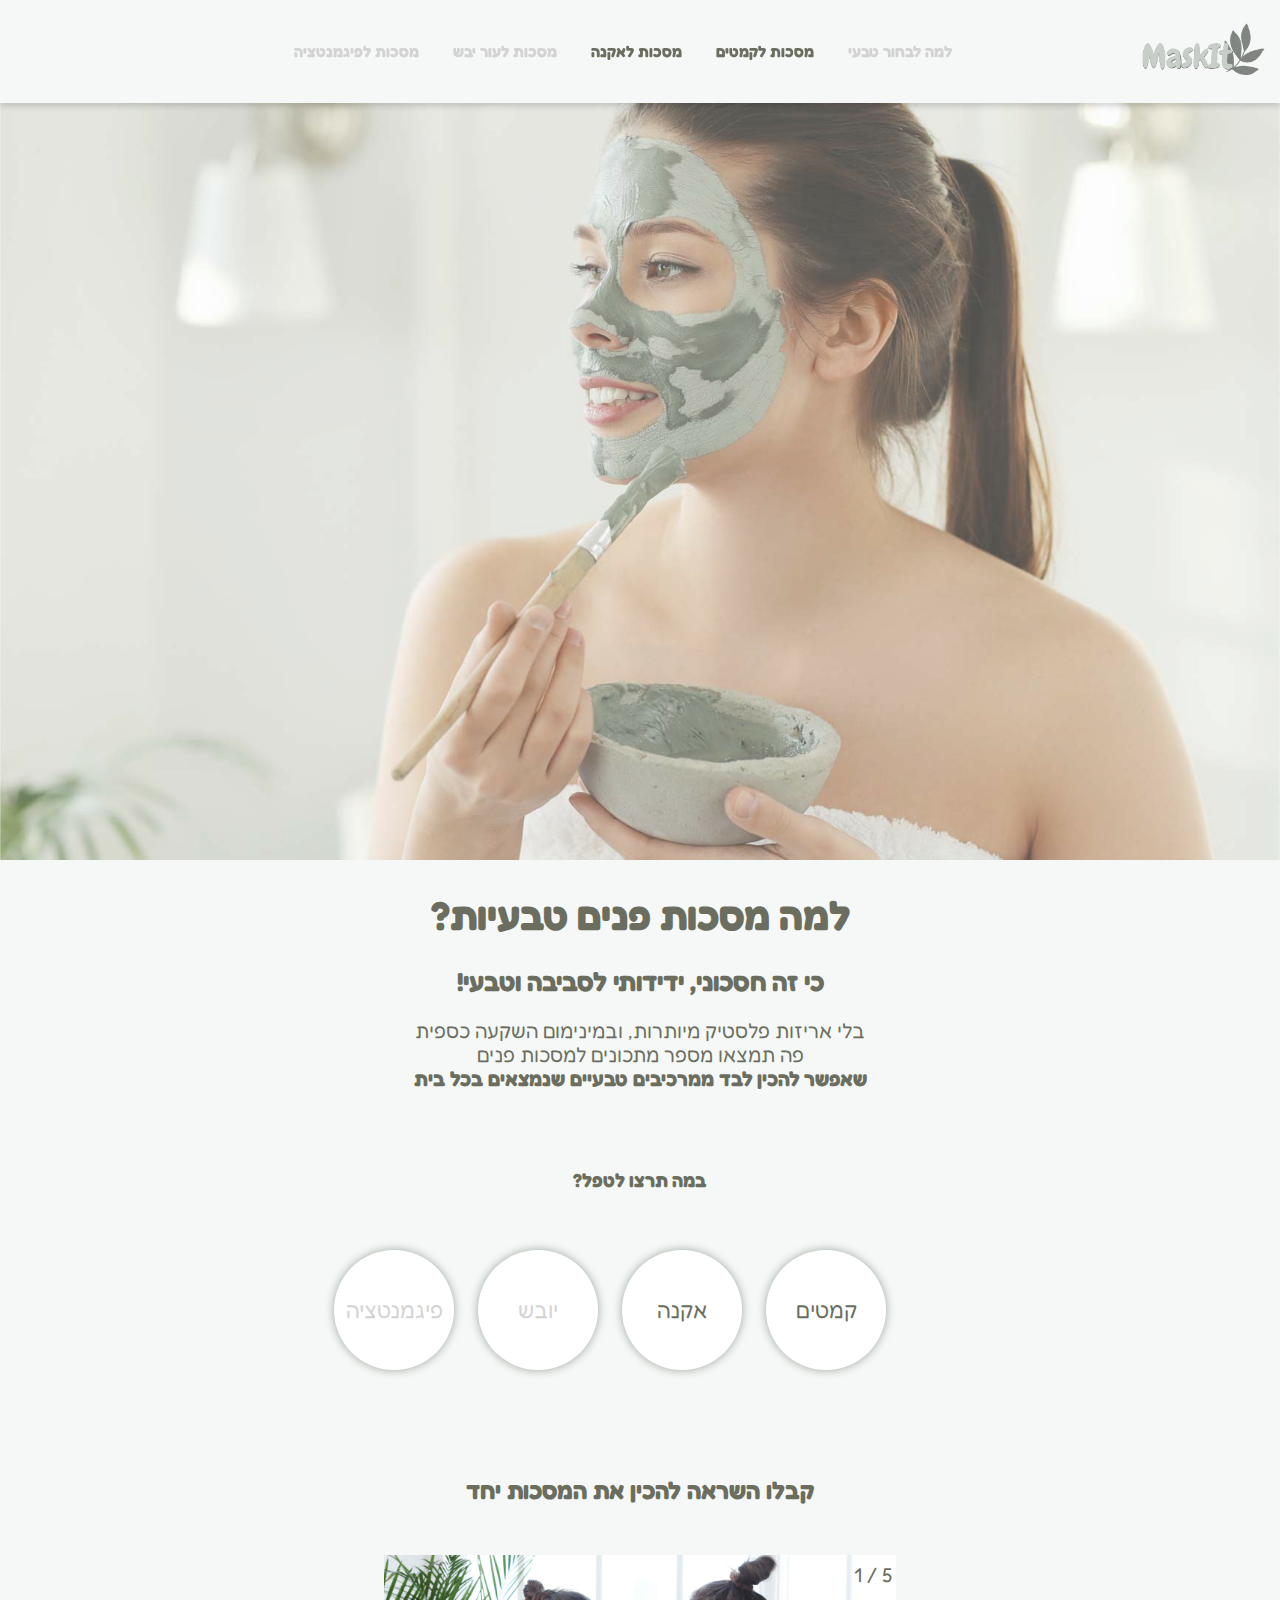
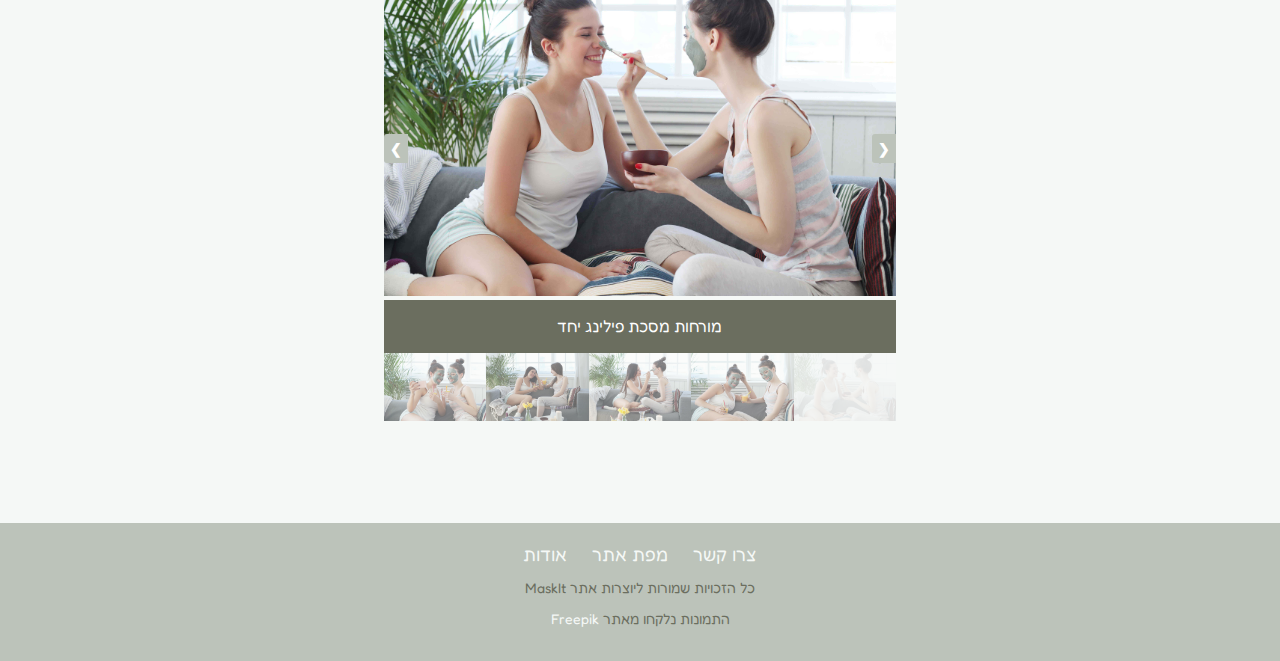
<file: index.html>
﻿<!doctype html>
<html lang="">
<head>
    <meta charset="utf-8" />
    <title>MaskIt | עמוד הבית</title>
    <meta name="description" content="אתר המרכז מתכונים למסכות טבעיות בהכנה ביתית" />
    <meta name="keywords" content="מסכות, טבעי, מסכות טבעיות, בריאות, עור פנים" />
    <meta name="author" content="Eden Nisuyeve, Stav Rakia" />
    <meta name="viewport" content="width=device-width, initial-scale=1.0, user-scalable=yes">
    <!-- CSS -->
    <!--<link href="styles/reset.css" rel="stylesheet" />-->
    <link href="styles/myStyle.css" rel="stylesheet" />
    <link href="images/logo.jpg" rel="icon" />

    <!-- Scripts -->
    <script src="jScripts/jquery-3.6.0.min.js"></script>
    <script src="jScripts/JavaScript.js" type="text/javascript"></script>
</head>
<body onload="showSlides(1)"> <!--טעינת גרליית התמונות-->
    <div id="container">
        <!--HEADER-->
        <header>
            <nav aria-label="Top Navigation" id="nav1">
                <div class="logo">
                    <a href="index.html">
                        <img class="logopic" src="images/לוגו אתר maskit-02.png" alt="logoSite" />
                    </a>
                </div>
                <div class="categories">
                    <ul>
                        <li><a id="notActive" href="#">למה לבחור טבעי</a></li>
                        <li><a href="wrinkles.html">מסכות לקמטים</a></li>
                        <li><a href="acne.html">מסכות לאקנה</a></li>
                        <li><a id="notActive" href="#">מסכות לעור יבש</a></li>
                        <li><a id="notActive" href="#">מסכות לפיגמנטציה</a></li>
                    </ul>
                </div>
            </nav>
            <!-- כותרת ראשית  -->
            <div class="firstContent">
                <img class="topImage" src="images/pic1.jpg" alt="" />
                <h1 class="title1">למה מסכות פנים טבעיות?</h1>
            </div>
            <section id="mainInfo">
                <h2 class="highlight">כי זה חסכוני, ידידותי לסביבה וטבעי! </h2>
                <p class="paragraph">
                    בלי אריזות פלסטיק מיותרות, ובמינימום השקעה כספית
                    <br />
                    פה תמצאו מספר מתכונים למסכות פנים
                    <br />
                    <b>שאפשר להכין לבד ממרכיבים טבעיים שנמצאים בכל בית</b>
                </p>
            </section>
        </header>
        <br />
        <br />
        <!--התוכן שלנו-->
        <main>
            <section id="mainInfo">
                <h3 class="title">במה תרצו לטפל?</h3>
                <div class="categories">
                    <nav aria-label="maskOptions">
                        <ul class="categories2">
                            <li><a href="wrinkles.html">קמטים</a></li>
                            <li><a href="acne.html">אקנה</a></li>
                            <li><a id="notActive" href="#">יובש</a></li>
                            <li><a id="notActive" href="#">פיגמנטציה</a></li>
                        </ul>
                    </nav>
                </div>
                <br />
                <br />
            </section>

            <!--גלריית תמונות-->
            <section>
                <h2 id="gallerytitle">קבלו השראה להכין את המסכות יחד</h2>
                <div id="gallary">
                    <div class="container">
                        <div class="myimages">
                            <div class="textnumber">5 / 1</div>
                            <img src="galleryImages/woman-applying-facial-mask-her-friend-(1).jpg" />
                        </div>
                        <div class="myimages">
                            <div class="textnumber">5 / 2</div>
                            <img src="galleryImages/woman-applying-facial-mask-her-friend-beauty-skin-care-concept.jpg" />
                        </div>
                        <div class="myimages">
                            <div class="textnumber">5 / 3</div>
                            <img src="galleryImages/woman-applying-facial-mask-her-friend.jpg" />
                        </div>
                        <div class="myimages">
                            <div class="textnumber">5 / 4</div>
                            <img src="galleryImages/women-drinking-cocktails-talking-sofa-living-room.jpg" />
                        </div>
                        <div class="myimages">
                            <div class="textnumber">5 / 5</div>
                            <img src="galleryImages/women-with-facial-mask-beauty-skin-care-concept.jpg" />
                        </div>
                    </div>
                    <a class="prev" onclick="plusSlides(1)">&#10095;</a>
                    <a class="next" onclick="plusSlides(-1)">&#10094;</a>
                    <div class="caption-container">
                        <p id="caption"></p>
                    </div>
                    <div class="row">
                        <div class="column">
                            <img class="slider image" src="galleryImages/woman-applying-facial-mask-her-friend-(1).jpg" onclick="makemain(1)" alt="מורחות מסכת פילינג יחד">
                        </div>
                        <div class="column">
                            <img class="slider image" src="galleryImages/woman-applying-facial-mask-her-friend-beauty-skin-care-concept.jpg" onclick="makemain(2)" alt="מוכנות עם המסכות על הפנים">
                        </div>
                        <div class="column">
                            <img class="slider image" src="galleryImages/woman-applying-facial-mask-her-friend.jpg" onclick="makemain(3)" alt="מורחות מסכה לריפוי אקנה ביחד">
                        </div>
                        <div class="column">
                            <img class="slider image" src="galleryImages/women-drinking-cocktails-talking-sofa-living-room.jpg" onclick="makemain(4)" alt="חושבות איזה מסכות להכין יחד">
                        </div>
                        <div class="column">
                            <img class="slider image" src="galleryImages/women-with-facial-mask-beauty-skin-care-concept.jpg" onclick="makemain(5)" alt="עושות תמונה לחברים עם המסכות">
                        </div>
                    </div>
                </div>
            </section>
        </main>

        <!--FOOTER-->
        <footer>
            <nav aria-label="footer" class="footer">
                <ul>
                    <li><a href="contactUs.html">צרו קשר</a></li>
                    <li><a href="siteMap.html">מפת אתר</a></li>
                    <li><a href="about.html">אודות</a></li>
                </ul>
                <p>כל הזכויות שמורות ליוצרות אתר MaskIt</p>
                <p>התמונות נלקחו מאתר <a href="https://www.freepik.com/" target="_blank">Freepik</a></p>
            </nav>
        </footer>
    </div>
</body>
</html>
</file>
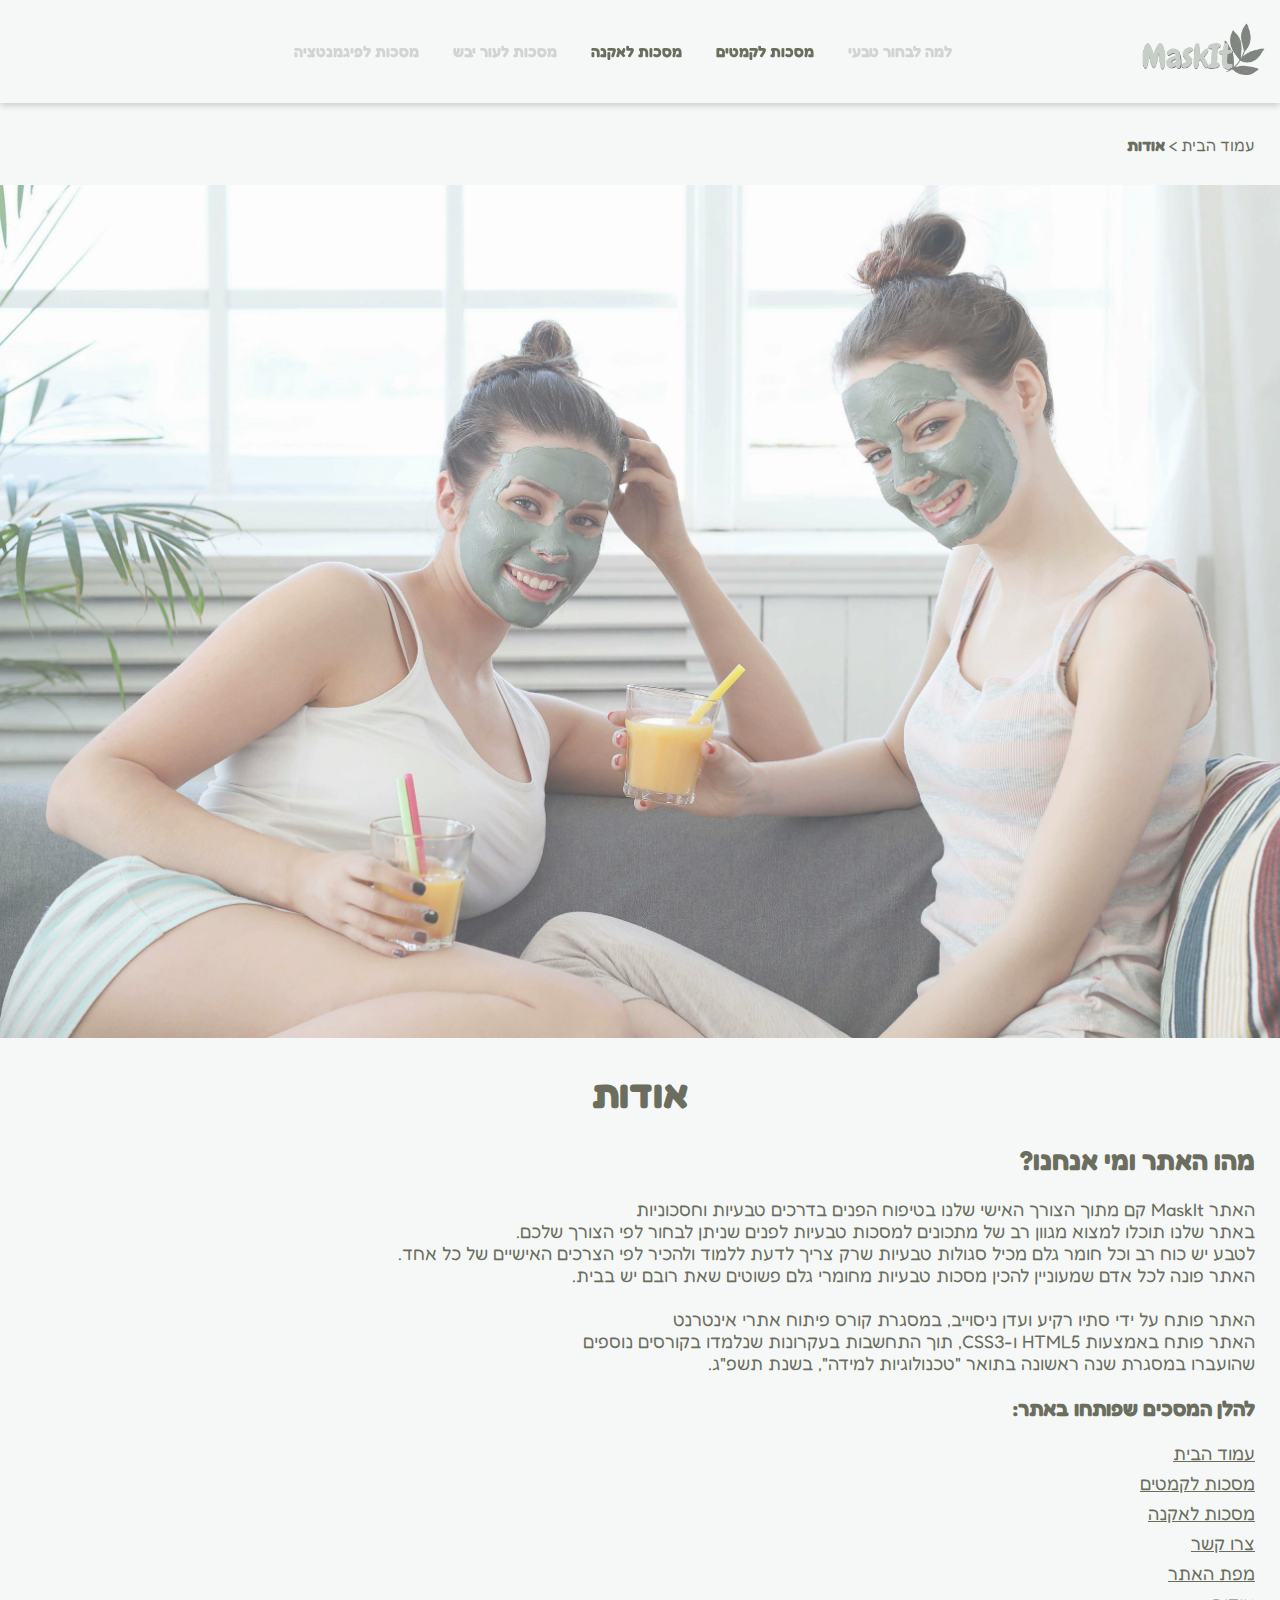
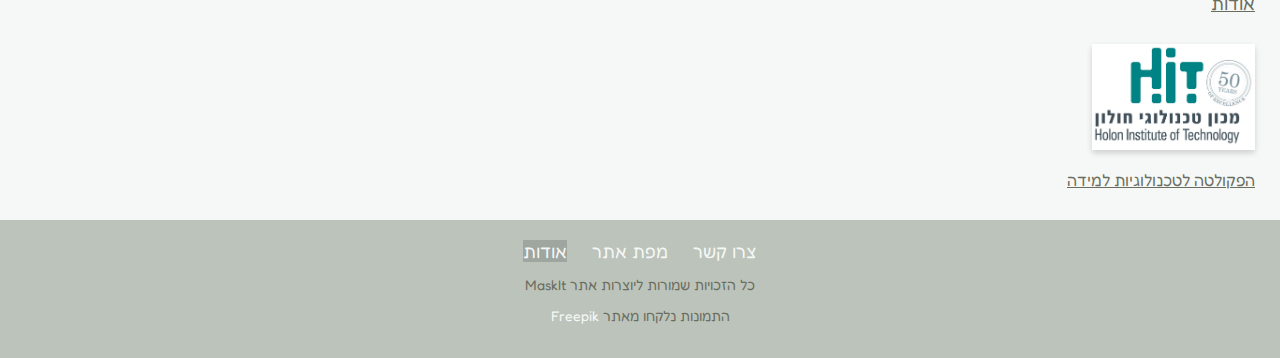
<file: about.html>
﻿<!doctype html>
<html lang="">
<head>
    <meta charset="utf-8" />
    <title>MaskIt | אודות</title>
    <meta name="description" content="אודות האתר המרכז מתכונים למסכות טבעיות בהכנה ביתית" />
    <meta name="keywords" content="מסכות, טבעי, מסכות טבעיות, בריאות, עור פנים, אודות, מידע" />
    <meta name="author" content="Eden Nisuyeve, Stav Rakia" />
    <meta name="viewport" content="width=device-width, initial-scale=1.0, user-scalable=yes">
    <!-- CSS -->
    <!--<link href="styles/reset.css" rel="stylesheet" />-->
    <link href="styles/myStyle.css" rel="stylesheet" />
    <link href="images/logo.jpg" rel="icon" />

    <!-- Scripts -->
    <script src="jScripts/jquery-3.6.0.min.js"></script>
    <script src="jScripts/JavaScript.js" type="text/javascript"></script>
</head>
<body>
    <div id="container">
        <!--HEADER-->
        <header>
            <nav aria-label="Top Navigation" id="nav1">
                <div class="logo">
                    <a href="index.html">
                        <img class="logopic" src="images/לוגו אתר maskit-02.png" alt="logoSite"/>
                    </a>
                </div>
                <div class="categories">
                    <ul>
                        <li><a id="notActive" href="#">למה לבחור טבעי</a></li>
                        <li><a href="wrinkles.html">מסכות לקמטים</a></li>
                        <li><a href="acne.html">מסכות לאקנה</a></li>
                        <li><a id="notActive" href="#">מסכות לעור יבש</a></li>
                        <li><a id="notActive" href="#">מסכות לפיגמנטציה</a></li>
                    </ul>
                </div>
            </nav>
            <!-- פירורי לחם -->
            <nav aria-label="breadcrumbs" class="breadcrumbs">
                    <ol>
                        <li><a href="index.html">עמוד הבית</a></li>
                        <li class="presentPage">אודות</li>
                    </ol>
            </nav>

            <!-- כותרת ראשית  -->
            <div class="firstContent">
                <img class="topImage" id="picAbout" src="galleryImages/woman-applying-facial-mask-her-friend-beauty-skin-care-concept.jpg" alt="" />
                <h1 class="title1">אודות</h1>
            </div>

        </header>
        <main class="about">
            <!--התוכן שלנו-->
            <section class="aboutInfo">
                <h2 id="aboutTitle">מהו האתר ומי אנחנו?</h2>
                <p class="about-description">
                    האתר MaskIt קם מתוך הצורך האישי שלנו בטיפוח הפנים בדרכים טבעיות וחסכוניות
                    <br />
                    באתר שלנו תוכלו למצוא מגוון רב של מתכונים למסכות טבעיות לפנים שניתן לבחור לפי הצורך שלכם.
                    <br />
                    לטבע יש כוח רב וכל חומר גלם מכיל סגולות טבעיות שרק צריך לדעת ללמוד ולהכיר לפי הצרכים האישיים של כל אחד.
                    <br />
                    האתר פונה לכל אדם שמעוניין להכין מסכות טבעיות מחומרי גלם פשוטים שאת רובם יש בבית.
                    <br />
                    <br /> האתר פותח על ידי סתיו רקיע ועדן ניסוייב, במסגרת קורס פיתוח אתרי אינטרנט
                    <br />
                    האתר פותח באמצעות HTML5 ו-CSS3, תוך התחשבות בעקרונות שנלמדו בקורסים נוספים
                    <br />
                    שהועברו במסגרת שנה ראשונה בתואר "טכנולוגיות למידה", בשנת תשפ"ג.
                </p>
            </section>
            <section class="aboutInfo">
                <h3 id="aboutTitle"> להלן המסכים שפותחו באתר: </h3>
                <ul class="page-list">
                    <li><a href="index.html">עמוד הבית</a></li>
                    <li><a href="wrinkles.html">מסכות לקמטים</a></li>
                    <li><a href="acne.html">מסכות לאקנה</a></li>
                    <li><a href="contactUs.html">צרו קשר</a></li>
                    <li><a href="siteMap.html">מפת האתר</a></li>
                    <li><a href="about.html">אודות</a></li>
                </ul>
            </section>
            <section class="page-list">
                <img id="hitLogo" src="images/HIT_logo.jpg" alt="לוגו של HIT" />
                <p>
                    <a href="https://www.hit.ac.il/telem/overview" target="_blank">הפקולטה לטכנולוגיות למידה</a></
                </p>
            </section>
        </main>

            <!--FOOTER-->
        <footer>
            <nav aria-label="footer" class="footer">
                <ul>
                    <li><a href="contactUs.html">צרו קשר</a></li>
                    <li><a href="siteMap.html">מפת אתר</a></li>
                    <li class="markThis"><a href="about.html">אודות</a></li>
                </ul>
                <p>כל הזכויות שמורות ליוצרות אתר MaskIt</p>
                <p>התמונות נלקחו מאתר <a href="https://www.freepik.com/" target="_blank">Freepik</a></p>
            </nav>
        </footer>
    </div>
</body>
</html>
</file>
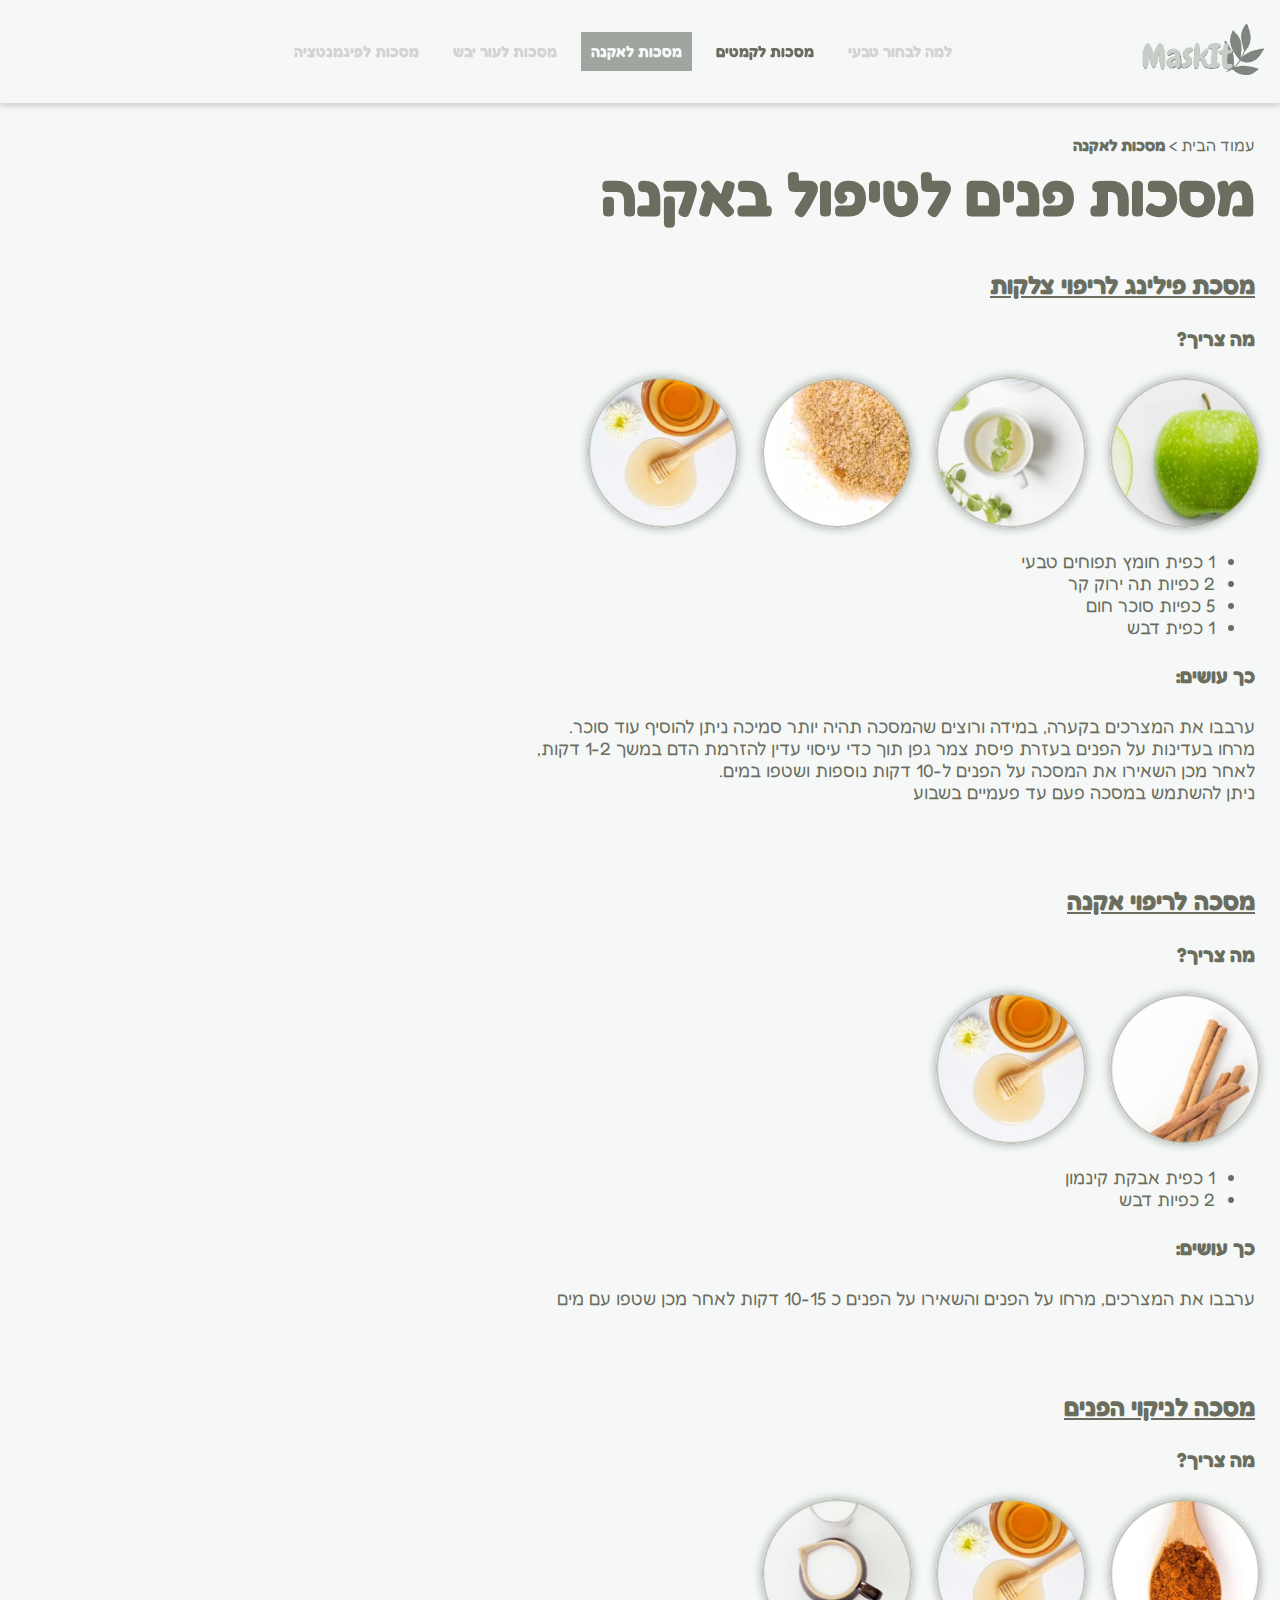
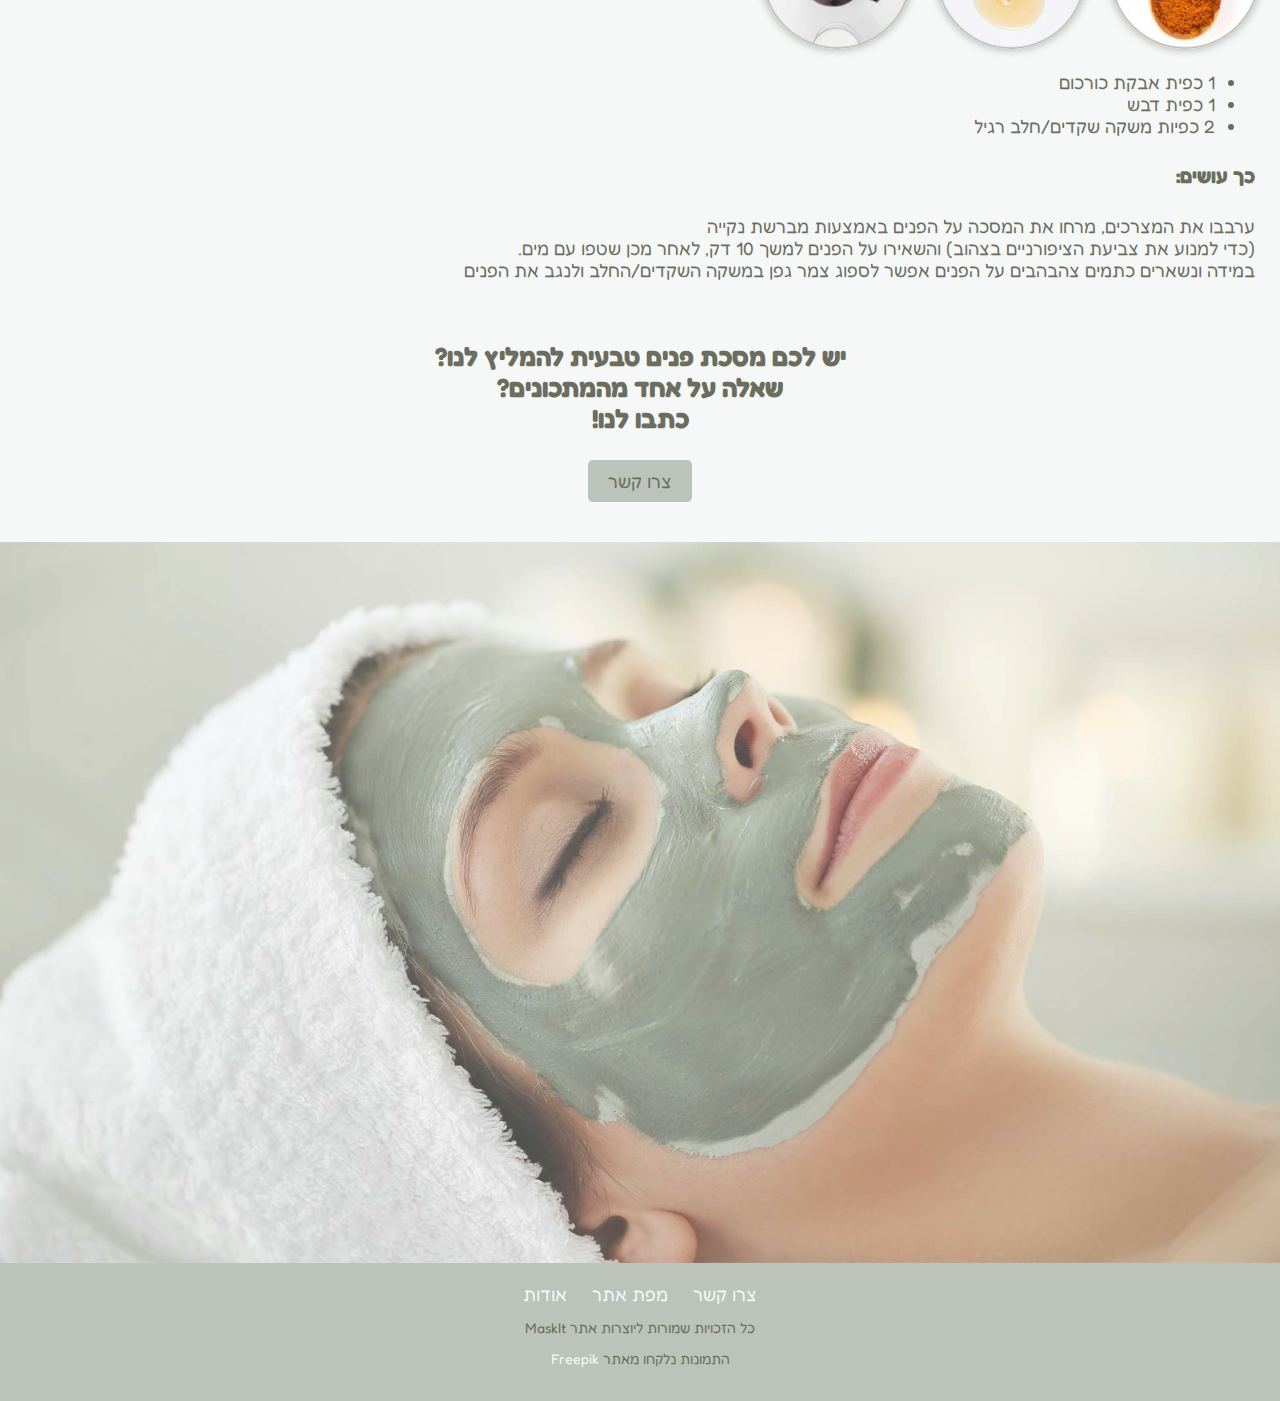
<file: acne.html>
﻿<!doctype html>
<html lang="">
<head>
    <meta charset="utf-8" />
    <title>MaskIt | מסכות לאקנה</title>
    <meta name="description" content="מצרכים והוראות הכנה למסכות טבעיות לאקנה בפנים" />
    <meta name="keywords" content="מסכות, טבעי, מסכות טבעיות, עור פנים, אקנה, מסכה לאקנה, מסכה טבעית לאקנה, ריפוי אקנה" />
    <meta name="author" content="Eden Nisuyeve, Stav Rakia" />
    <meta name="viewport" content="width=device-width, initial-scale=1.0, user-scalable=yes">
    <!-- CSS -->
    <!--<link href="styles/reset.css" rel="stylesheet" />-->
    <link href="styles/myStyle.css" rel="stylesheet" />
    <link href="images/logo.jpg" rel="icon" />

    <!-- Scripts -->
    <script src="jScripts/jquery-3.6.0.min.js"></script>
    <script src="jScripts/JavaScript.js" type="text/javascript"></script>
</head>
<body>
    <div id="container">
        <!--HEADER-->
        <header>
            <nav aria-label="Top Navigation" id="nav1">
                <div class="logo">
                    <a href="index.html">
                        <img class="logopic" src="images/לוגו אתר maskit-02.png" alt="logoSite" />
                    </a>
                </div>
                <div class="categories">
                    <ul>
                        <li><a id="notActive" href="#">למה לבחור טבעי</a></li>
                        <li><a href="wrinkles.html">מסכות לקמטים</a></li>
                        <li class="markThis"><a href="acne.html">מסכות לאקנה</a></li>
                        <li><a id="notActive" href="#">מסכות לעור יבש</a></li>
                        <li><a id="notActive" href="#">מסכות לפיגמנטציה</a></li>
                    </ul>
                </div>
            </nav>
            <!-- פירורי לחם -->
            <nav aria-label="breadcrumbs" class="breadcrumbs">
                    <ol>
                        <li><a href="index.html">עמוד הבית</a></li>
                        <li class="presentPage">מסכות לאקנה</li>
                    </ol>
            </nav>

                <!-- כותרת ראשית -->
                <div class="myHeader">
                    <h1 class="title1">מסכות פנים לטיפול באקנה</h1>
                </div>

        </header>
        <!--התוכן שלנו-->
        <main>
            <section id="allMasks">
                <section class="first-mask">
                    <h3 class="mask-title">מסכת פילינג לריפוי צלקות</h3>
                    <h4 class="mask-subtitle">מה צריך?</h4>
                    <div class="mask-images">
                        <img src="images/apple.jpg" alt="תפוח" />
                        <img src="images/tea.jpg" alt="תה ירוק" />
                        <img src="images/brownSuger.jpg" alt="סוכר חום" />
                        <img src="images/honey.jpg" alt="דבש" />
                    </div>

                    <ul class="mask-description">
                        <li>1 כפית חומץ תפוחים טבעי</li>
                        <li>2 כפיות תה ירוק קר</li>
                        <li>5 כפיות סוכר חום</li>
                        <li>1 כפית דבש</li>
                    </ul>
                    <h4 class="mask-subtitle">כך עושים:</h4>
                    <p class="mask-description">
                        ערבבו את המצרכים בקערה, במידה ורוצים שהמסכה תהיה יותר סמיכה ניתן להוסיף עוד סוכר.
                        <br />
                        מרחו בעדינות על הפנים בעזרת פיסת צמר
                        גפן תוך כדי עיסוי עדין להזרמת הדם במשך 1-2 דקות,
                        <br />
                        לאחר מכן השאירו את המסכה על הפנים ל-10 דקות נוספות ושטפו במים.
                        <br />
                        ניתן להשתמש במסכה פעם עד פעמיים בשבוע
                    </p>
                </section>
                <br />
                <br />
                <section class="second-mask">
                    <h3 class="mask-title">מסכה לריפוי אקנה</h3>
                    <h4 class="mask-subtitle">מה צריך?</h4>
                    <div class="mask-images">
                        <img src="images/cinnamon.jpg" alt="קינמון" />
                        <img src="images/honey.jpg" alt="דבש" />
                    </div>

                    <ul class="mask-description">
                        <li>1 כפית אבקת קינמון</li>
                        <li>2 כפיות דבש</li>
                    </ul>
                    <h4 class="mask-subtitle">כך עושים:</h4>
                    <p class="mask-description">
                        ערבבו את המצרכים, מרחו על הפנים והשאירו על הפנים כ 10-15 דקות לאחר מכן שטפו עם מים
                    </p>
                </section>
                <br />
                <br />
                <section class="third-mask">
                    <h3 class="mask-title">מסכה לניקוי הפנים</h3>
                    <h4 class="mask-subtitle">מה צריך?</h4>
                    <div class="mask-images">
                        <img src="images/turmeric.jpg" alt="כורכום" />
                        <img src="images/honey.jpg" alt="דבש" />
                        <img src="images/milk.jpg" alt="חלב רגיל או שקדים" />
                    </div>

                    <ul class="mask-description">
                        <li>1 כפית אבקת כורכום</li>
                        <li>1 כפית דבש</li>
                        <li>2 כפיות משקה שקדים/חלב רגיל</li>
                    </ul>
                    <h4 class="mask-subtitle">כך עושים:</h4>
                    <p class="mask-description">
                        ערבבו את המצרכים, מרחו את המסכה על הפנים באמצעות מברשת נקייה
                        <br />
                        (כדי למנוע את צביעת הציפורניים בצהוב) והשאירו על
                        הפנים למשך 10 דק, לאחר מכן שטפו עם מים.
                        <br />
                        במידה ונשארים כתמים צהבהבים על הפנים אפשר לספוג צמר גפן במשקה השקדים/החלב
                        ולנגב את הפנים
                    </p>
                </section>
                <section>
                    <p class="questions">
                        יש לכם מסכת פנים טבעית להמליץ לנו?
                        <br />
                        שאלה על אחד מהמתכונים?
                        <br />
                        כתבו לנו!
                    </p>
                    <div class="button">
                        <a href="contactUs.html" class="contact-button">צרו קשר</a>
                    </div>
                </section>
                <section id="downPic">
                    <img src="images/pic2.jpg" alt="" />
                </section>
            </section>
        </main>

        <!--FOOTER-->
        <footer>
            <nav aria-label="footer" class="footer">
                <ul>
                    <li><a href="contactUs.html">צרו קשר</a></li>
                    <li><a href="siteMap.html">מפת אתר</a></li>
                    <li><a href="about.html">אודות</a></li>
                </ul>
                <p>כל הזכויות שמורות ליוצרות אתר MaskIt</p>
                <p>התמונות נלקחו מאתר <a href="https://www.freepik.com/" target="_blank">Freepik</a></p>
            </nav>
        </footer>
    </div>
</body>
</html>
</file>
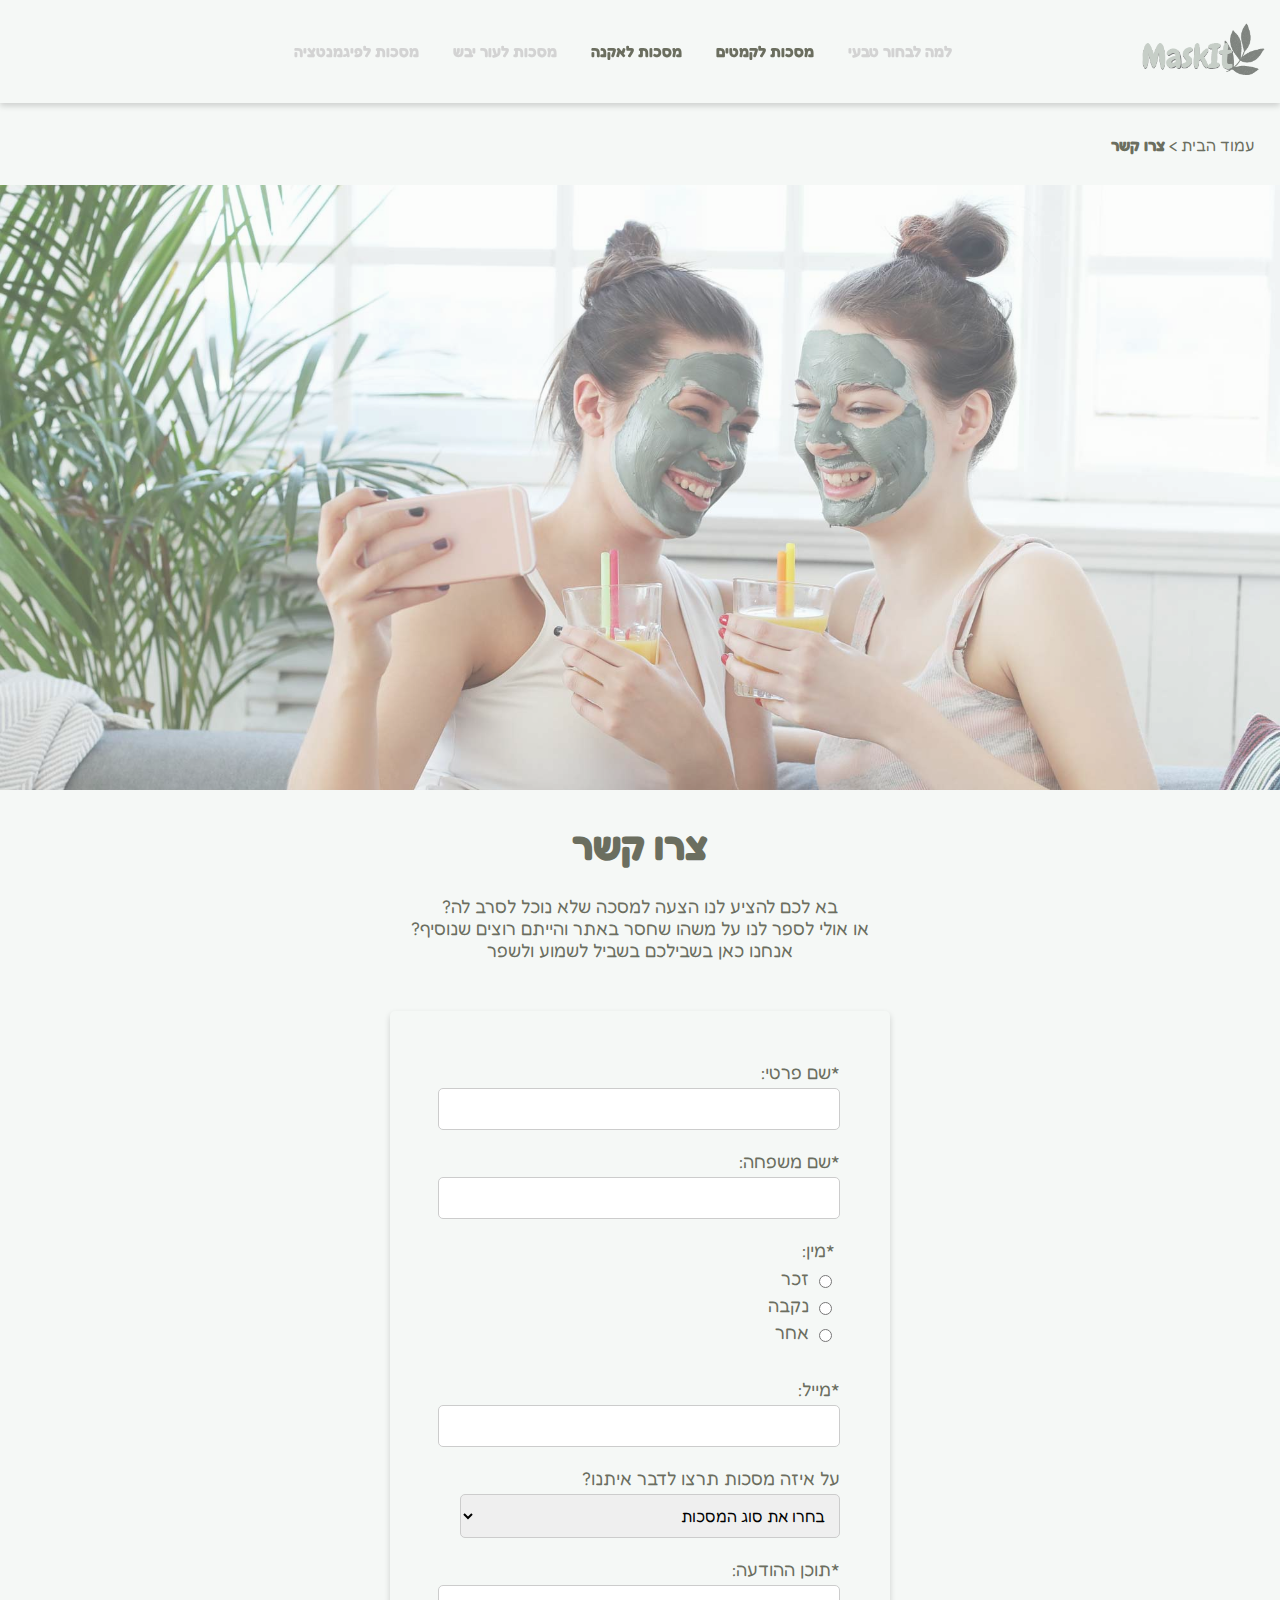
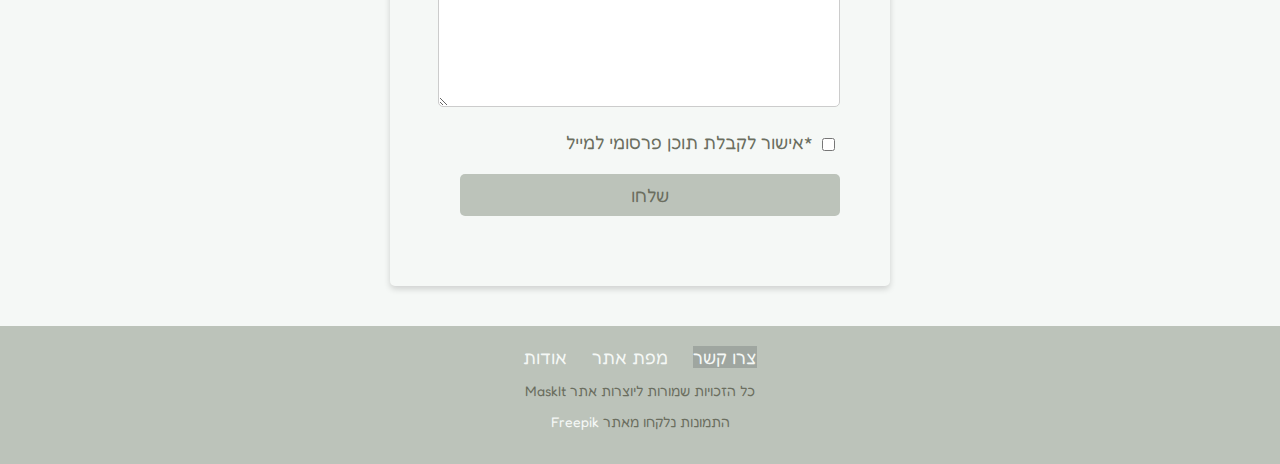
<file: contactUs.html>
﻿<!doctype html>
<html lang="">
<head>
    <meta charset="utf-8" />
    <title>MaskIt | צרו קשר</title>
    <meta name="description" content="יצירת קשר עם האתר המרכז מתכונים למסכות טבעיות בהכנה ביתית" />
    <meta name="keywords" content="מסכות, טבעי, מסכות טבעיות, בריאות, עור פנים, צור קשר, מסכה חדשה" />
    <meta name="author" content="Eden Nisuyeve, Stav Rakia" />
    <meta name="viewport" content="width=device-width, initial-scale=1.0, user-scalable=yes">
    <!-- CSS -->
    <!--<link href="styles/reset.css" rel="stylesheet" />-->
    <link href="styles/myStyle.css" rel="stylesheet" />
    <link href="images/logo.jpg" rel="icon" />

    <!-- Scripts -->
    <script src="jScripts/jquery-3.6.0.min.js"></script>
    <script src="jScripts/JavaScript.js" type="text/javascript"></script>
</head>
<body>
    <div id="container">
        <!--HEADER-->
        <header>
            <nav aria-label="Top Navigation" id="nav1">
                <div class="logo">
                    <a href="index.html">
                        <img class="logopic" src="images/לוגו אתר maskit-02.png" alt="logoSite" />
                    </a>
                </div>
                <div class="categories">
                    <ul>
                        <li><a id="notActive" href="#">למה לבחור טבעי</a></li>
                        <li><a href="wrinkles.html">מסכות לקמטים</a></li>
                        <li><a href="acne.html">מסכות לאקנה</a></li>
                        <li><a id="notActive" href="#">מסכות לעור יבש</a></li>
                        <li><a id="notActive" href="#">מסכות לפיגמנטציה</a></li>
                    </ul>
                </div>
            </nav>
            <!-- פירורי לחם -->
            <nav aria-label="breadcrumbs" class="breadcrumbs">
                <ol>
                    <li><a href="index.html">עמוד הבית</a></li>
                    <li class="presentPage">צרו קשר</li>
                </ol>
            </nav>

            <!-- כותרת ראשית -->
            <div class="firstContent">
                <img class="topImage" src="images/pic3.jpg" alt="" />
                <h1 class="title1">צרו קשר</h1>
            </div>

        </header>
        <!--התוכן שלנו-->
        <main>
            <section class="startContant">
                <div>
                    <p>
                        בא לכם להציע לנו הצעה למסכה שלא נוכל לסרב לה?
                        <br />
                        או אולי לספר לנו על משהו שחסר באתר והייתם רוצים שנוסיף?
                        <br />
                        אנחנו כאן בשבילכם בשביל לשמוע ולשפר
                    </p>
                </div>
            </section>
            <section class="allFormPage">
                <form id="contactForm">
                    <input type="hidden" id="myEmail" name="name" value="eden23619@gmail.com" />
                    <div>
                        <label for="firstName">*שם פרטי:</label>
                        <input type="text" id="firstName" name="firstName" required>
                    </div>
                    <div>
                        <label for="lastName">*שם משפחה:</label>
                        <input type="text" id="lastName" name="lastName" required>
                    </div>
                    <div>
                        <fieldset class="gender">
                            <legend id="gendertitle">*מין:</legend>
                            <label><input type="radio" name="gender" value="male"> זכר</label>
                            <label><input type="radio" name="gender" value="female"> נקבה</label>
                            <label><input type="radio" name="gender" value="other"> אחר</label>
                        </fieldset>
                    </div>
                    <div>
                        <label for="email">*מייל:</label>
                        <input type="email" id="email" name="email" required>
                    </div>
                    <div>
                        <label for="maskType">על איזה מסכות תרצו לדבר איתנו?</label>
                        <select id="maskType" name="maskType" required>
                            <option value="1" selected>בחרו את סוג המסכות</option>
                            <option value="2">מסכות לקמטים</option>
                            <option value="3">מסכות לאקנה</option>
                            <option value="4">מסכות לעור יבש</option>
                            <option value="5">מסכות לפיגמנטציה</option>
                            <option value="6">אני רוצה להמליץ על מסכה</option>
                        </select>
                    </div>
                    <div>
                        <label for="message">*תוכן ההודעה:</label>
                        <textarea id="message" name="message" rows="5" cols="40" required></textarea>
                    </div>
                    <div>
                        <label><input type="checkbox" name="confirmation" id="confirmation" required> *אישור לקבלת תוכן פרסומי למייל</label>
                    </div>
                    <div>
                        <button type="submit" id="submit">שלחו</button>
                    </div>
                    <div id="feedback"></div>
                </form>
            </section>
            <br />
            <br />
        </main>
        <!--FOOTER-->
        <footer>
            <nav aria-label="footer" class="footer">
                <ul>
                    <li class="markThis"><a href="contactUs.html">צרו קשר</a></li>
                    <li><a href="siteMap.html">מפת אתר</a></li>
                    <li><a href="about.html">אודות</a></li>
                </ul>
                <p>כל הזכויות שמורות ליוצרות אתר MaskIt</p>
                <p>התמונות נלקחו מאתר <a href="https://www.freepik.com/" target="_blank">Freepik</a></p>
            </nav>
        </footer>
    </div>
</body>
</html>
</file>
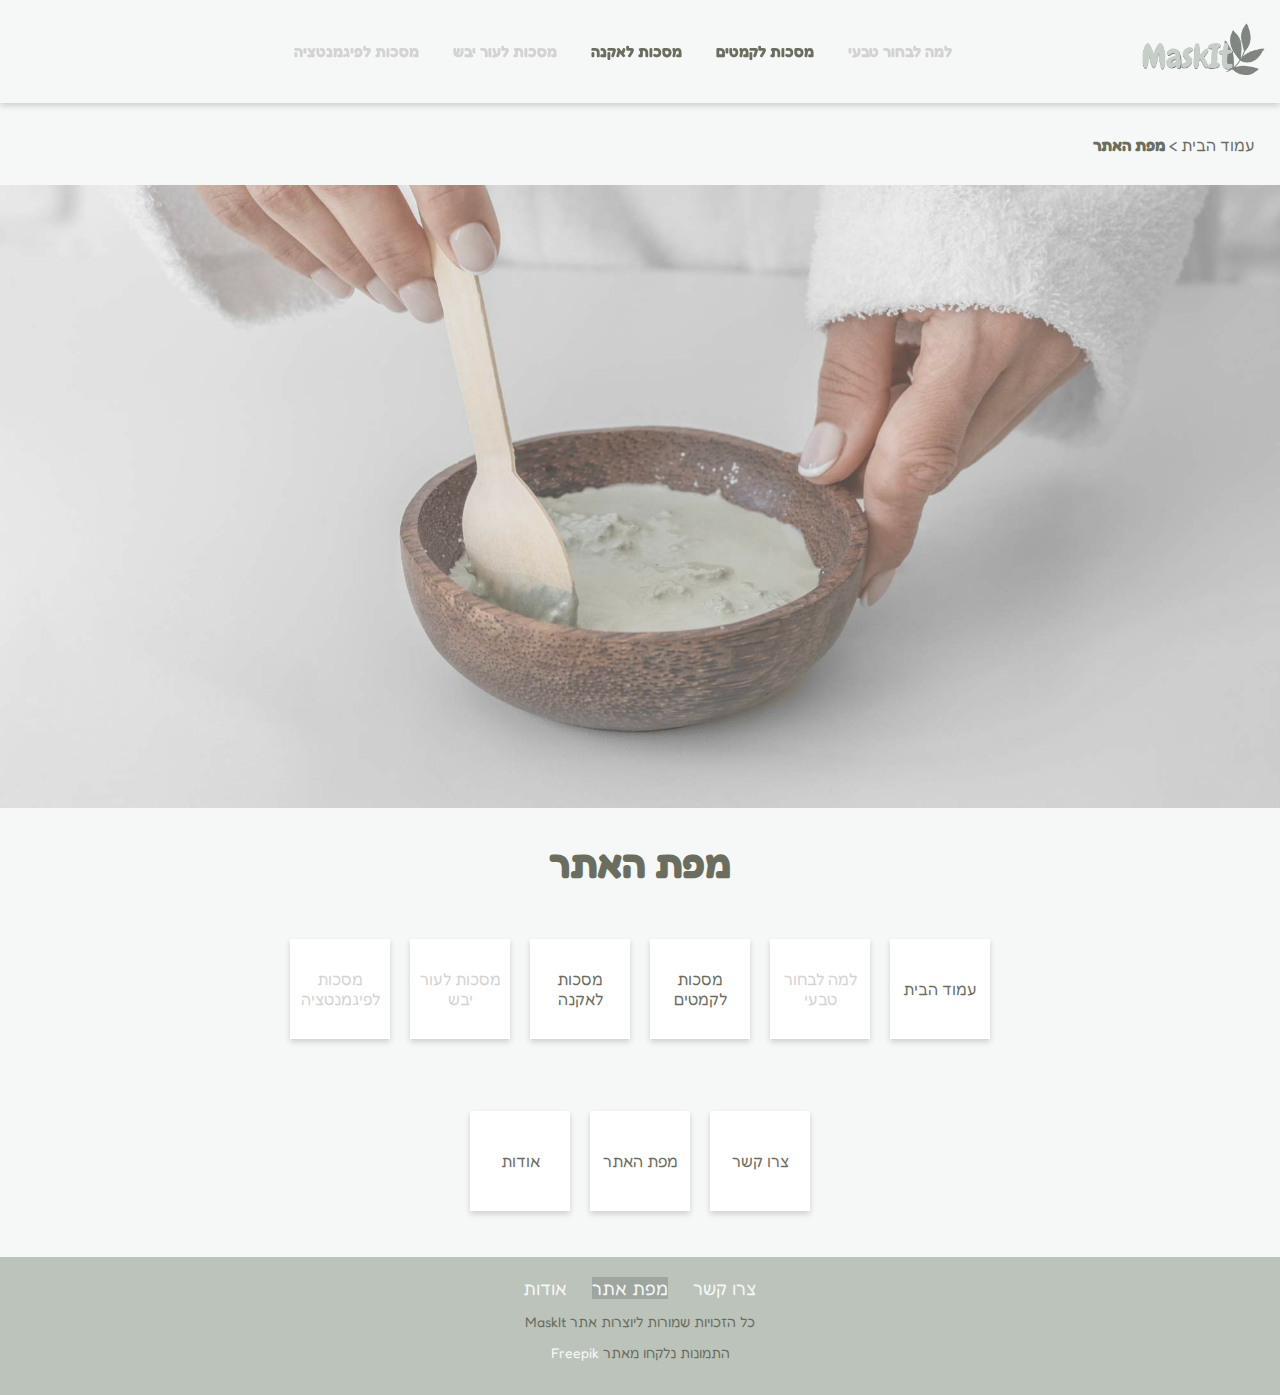
<file: siteMap.html>
﻿<!doctype html>
<html lang="">
<head>
    <meta charset="utf-8" />
    <title>MaskIt | מפת אתר</title>
    <meta name="description" content="מפת אתר לאתר המרכז מתכונים למסכות טבעיות בהכנה ביתית" />
    <meta name="keywords" content="מסכות, טבעי, מסכות טבעיות, בריאות, עור פנים, מפת אתר, התמצאות באתר" />
    <meta name="author" content="Eden Nisuyeve, Stav Rakia" />
    <meta name="viewport" content="width=device-width, initial-scale=1.0, user-scalable=yes">
    <!-- CSS -->
    <!--<link href="styles/reset.css" rel="stylesheet" />-->
    <link href="styles/myStyle.css" rel="stylesheet" />
    <link href="images/logo.jpg" rel="icon" />

    <!-- Scripts -->
    <script src="jScripts/jquery-3.6.0.min.js"></script>
    <script src="jScripts/JavaScript.js" type="text/javascript"></script>
</head>
<body>
    <div id="container">
        <!--HEADER-->
        <header>
            <nav aria-label="Top Navigation" id="nav1">
                <div class="logo">
                    <a href="index.html">
                        <img class="logopic" src="images/לוגו אתר maskit-02.png" alt="logoSite"/>
                    </a>
                </div>
                <div class="categories">
                    <ul>
                        <li><a id="notActive" href="#">למה לבחור טבעי</a></li>
                        <li><a href="wrinkles.html">מסכות לקמטים</a></li>
                        <li><a href="acne.html">מסכות לאקנה</a></li>
                        <li><a id="notActive" href="#">מסכות לעור יבש</a></li>
                        <li><a id="notActive" href="#">מסכות לפיגמנטציה</a></li>
                    </ul>
                </div>
            </nav>
            <!-- פירורי לחם -->
            <nav aria-label="breadcrumbs" class="breadcrumbs">
                <ol>
                    <li><a href="index.html">עמוד הבית</a></li>
                    <li class="presentPage">מפת האתר</li>
                </ol>
            </nav>


            <!-- כותרת ראשית  -->
            <div class="firstContent">
                <img class="topImage" src="images/pic4.jpg" alt="" />
                <h1 class="title1">מפת האתר</h1>
            </div>

        </header>
        <!--התוכן שלנו-->
        <main>
            <section class="allMapPage">
                <nav>
                    <ul>
                        <li class="square">
                            <a href="index.html">עמוד הבית</a>
                        </li>
                        <li id="notActive" class="square">
                            <a id="notActive" href="#">למה לבחור טבעי</a>
                        </li>
                        <li class="square">
                            <a href="wrinkles.html">מסכות לקמטים</a>
                        </li>
                        <li class="square">
                            <a href="acne.html">מסכות <br />לאקנה</a>
                        </li>
                        <li id="notActive" class="square">
                            <a id="notActive" href="#">מסכות לעור יבש</a>
                        </li>
                        <li id="notActive" class="square">
                            <a id="notActive" href="#">מסכות לפיגמנטציה</a>
                        </li>
                    </ul>
                </nav>
            </section>

            <section class="allMapPage">
                <nav>
                    <ul>
                        <li class="square">
                            <a href="contactUs.html">צרו קשר</a>
                        </li>
                        <li class="square">
                            <a href="siteMap.html">מפת האתר</a>
                        </li>
                        <li class="square">
                            <a href="about.html">אודות</a>
                        </li>
                    </ul>
                </nav>
            </section>
        </main>
        <!--FOOTER-->
        <footer>
            <nav aria-label="footer" class="footer">
                <ul>
                    <li><a href="contactUs.html">צרו קשר</a></li>
                    <li class="markThis"><a href="siteMap.html">מפת אתר</a></li>
                    <li><a href="about.html">אודות</a></li>
                </ul>
                <p>כל הזכויות שמורות ליוצרות אתר MaskIt</p>
                <p>התמונות נלקחו מאתר <a href="https://www.freepik.com/" target="_blank">Freepik</a></p>
            </nav>
        </footer>
    </div>
</body>
</html>
</file>
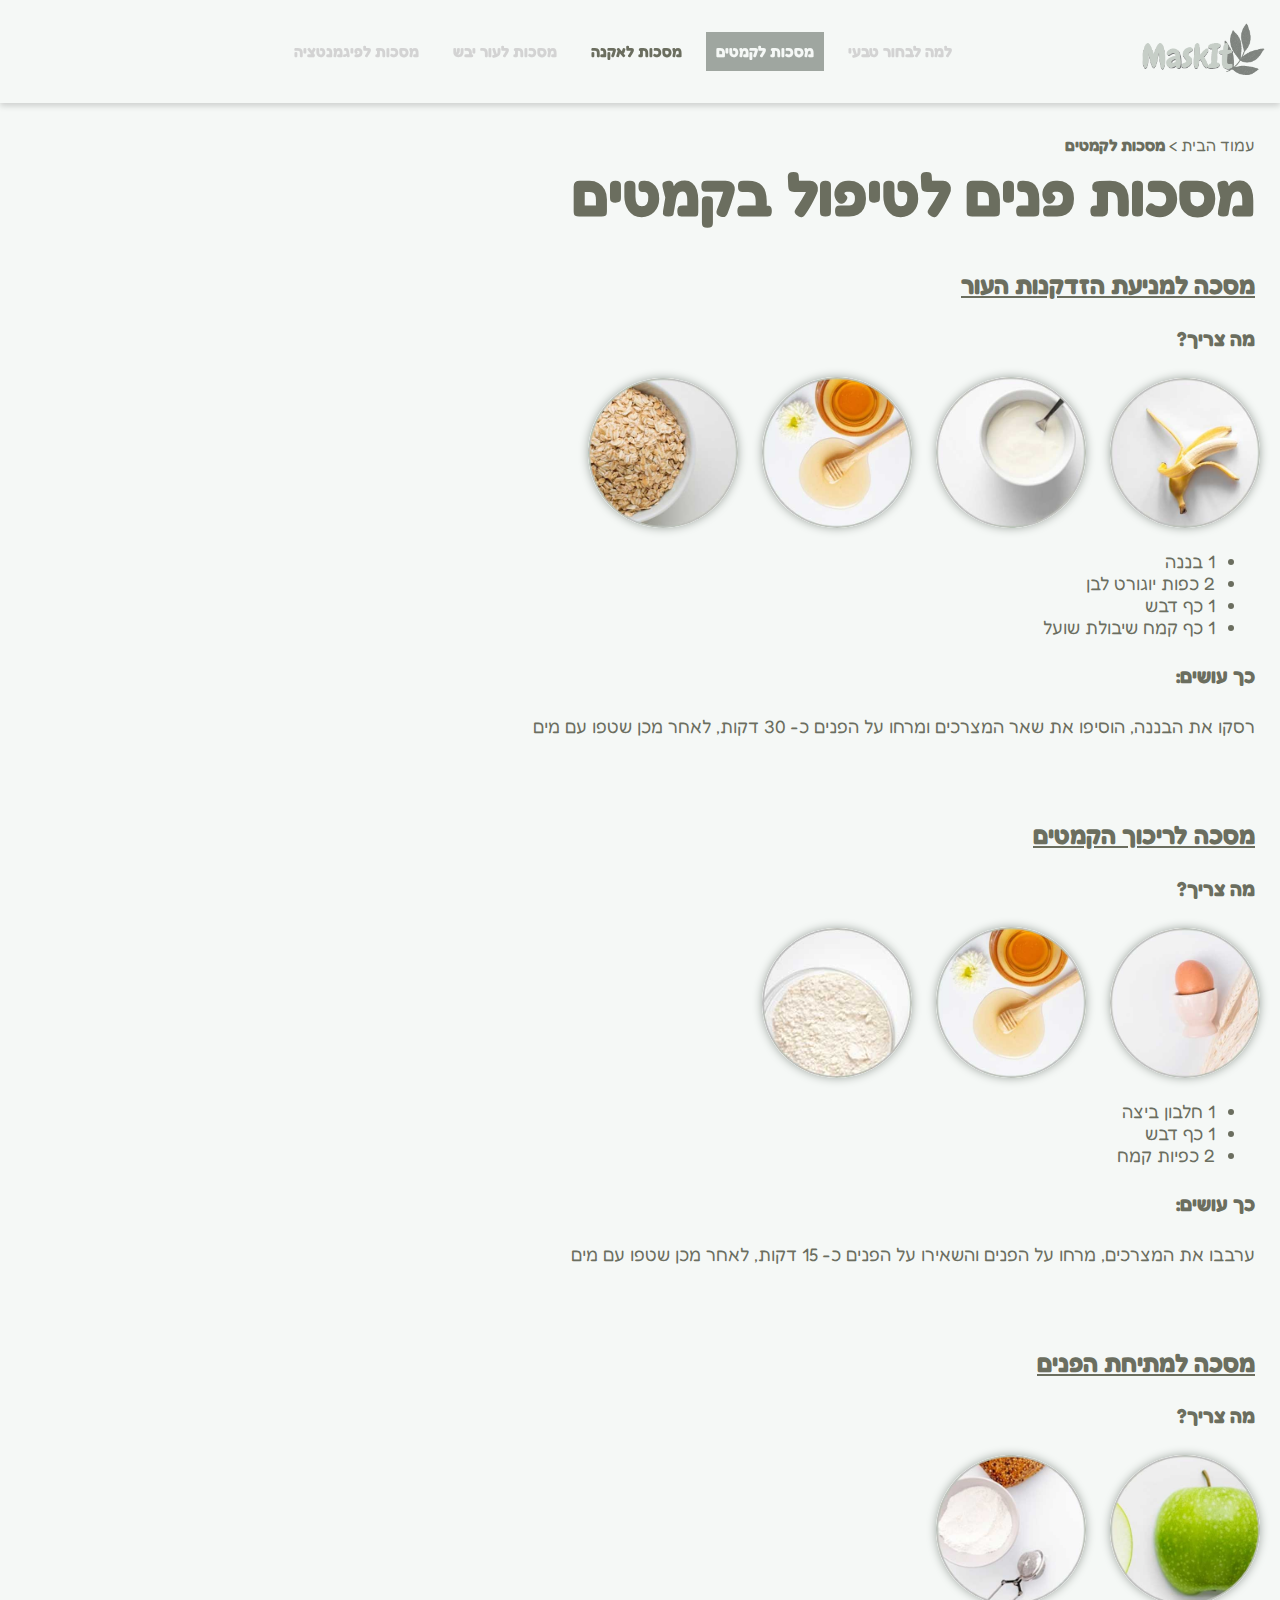
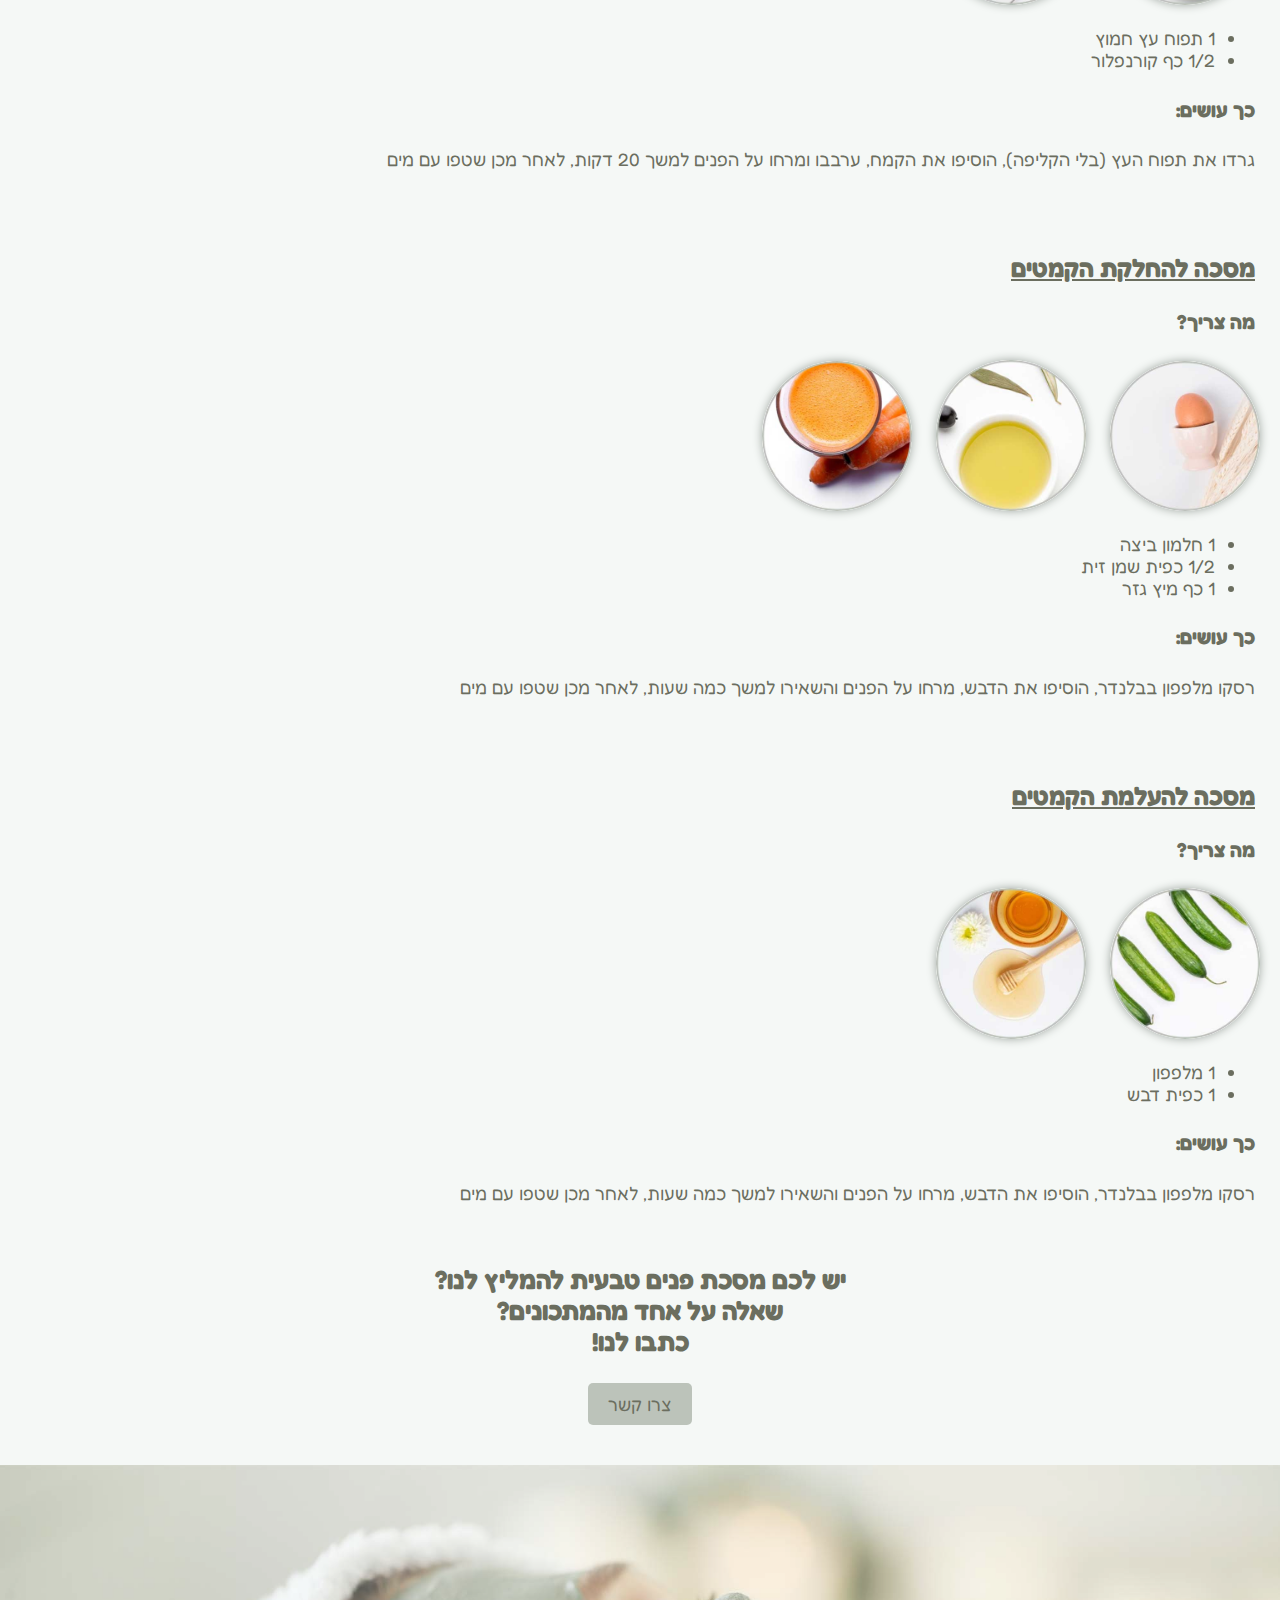
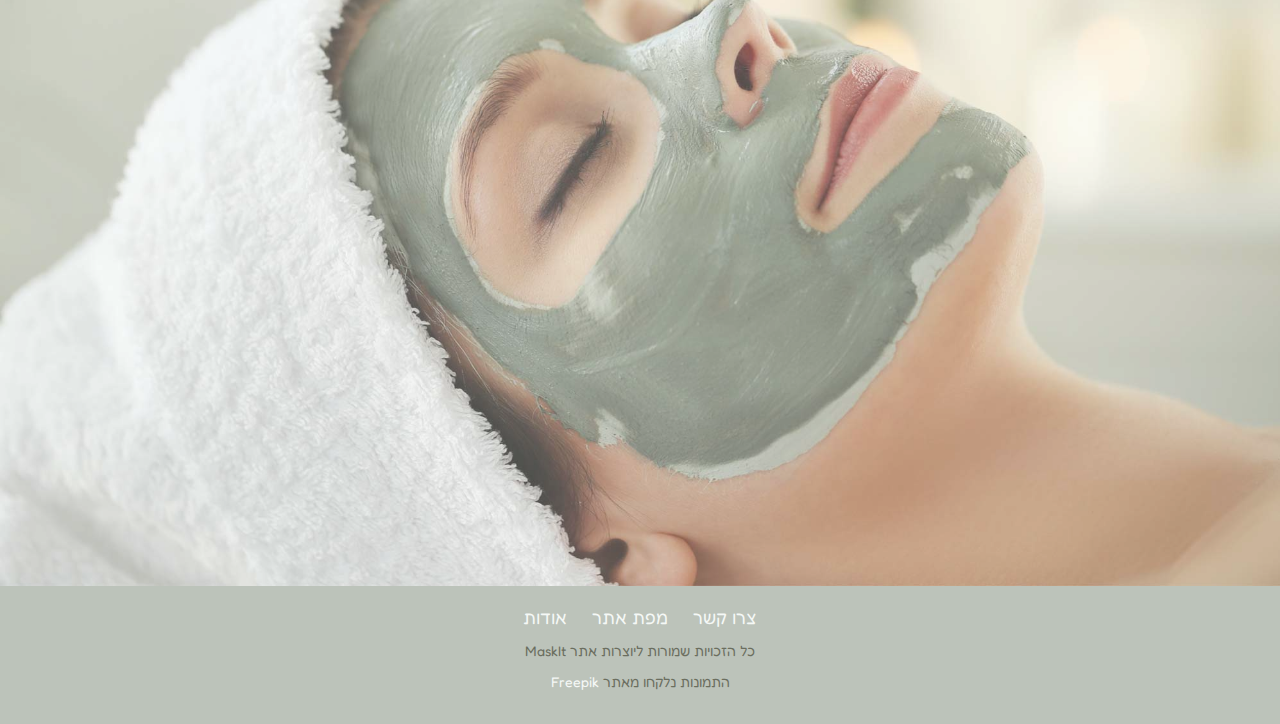
<file: wrinkles.html>
﻿<!doctype html>
<html lang="">
<head>
    <meta charset="utf-8" />
    <title>MaskIt | מסכות לקמטים</title>
    <meta name="description" content="מצרכים והוראו הכנה למסכות טבעיות לקמטים בפנים" />
    <meta name="keywords" content="מסכות, טבעי, מסכות טבעיות, בריאות, עור פנים, קמטים, העלמת קמטים, צמצום קמטים" />
    <meta name="author" content="Eden Nisuyeve, Stav Rakia" />
    <meta name="viewport" content="width=device-width, initial-scale=1.0, user-scalable=yes">
    <!-- CSS -->
    <!--<link href="styles/reset.css" rel="stylesheet" />-->
    <link href="styles/myStyle.css" rel="stylesheet" />
    <link href="images/logo.jpg" rel="icon" />

    <!-- Scripts -->
    <script src="jScripts/jquery-3.6.0.min.js"></script>
    <script src="jScripts/JavaScript.js" type="text/javascript"></script>
</head>
<body>
    <div id="container">
        <!--HEADER-->
        <header>
            <nav aria-label="Top Navigation" id="nav1">
                <div class="logo">
                    <a href="index.html">
                        <img class="logopic" src="images/לוגו אתר maskit-02.png" alt="logoSite" />
                    </a>
                </div>
                <div class="categories">
                    <ul>
                        <li><a id="notActive" href="#">למה לבחור טבעי</a></li>
                        <li class="markThis"><a href="wrinkles.html">מסכות לקמטים</a></li>
                        <li><a href="acne.html">מסכות לאקנה</a></li>
                        <li><a id="notActive" href="#">מסכות לעור יבש</a></li>
                        <li><a id="notActive" href="#">מסכות לפיגמנטציה</a></li>
                    </ul>
                </div>
            </nav>
            <!-- פירורי לחם  -->
            <nav aria-label="breadcrumbs" class="breadcrumbs">
                <ol>
                    <li><a href="index.html">עמוד הבית</a></li>
                    <li class="presentPage">מסכות לקמטים</li>
                </ol>
            </nav>

            <!-- כותרת ראשית  -->
            <div class="myHeader">
                <h1 class="title1">מסכות פנים לטיפול בקמטים</h1>
            </div>

        </header>
        <!--התוכן שלנו-->
        <main>
            <section id="allMasks">
                <section class="first-mask">
                    <h3 class="mask-title">מסכה למניעת הזדקנות העור</h3>
                    <h4 class="mask-subtitle">מה צריך?</h4>
                    <div class="mask-images">
                        <img src="images/banana.jpg" alt="בננה" />
                        <img src="images/yogurt.jpg" alt="יוגורט" />
                        <img src="images/honey.jpg" alt="דבש" />
                        <img src="images/Oatmeal.jpg" alt="שיבולת שועל" />
                    </div>

                    <ul class="mask-description">
                        <li>1 בננה</li>
                        <li>2 כפות יוגורט לבן</li>
                        <li>1 כף דבש</li>
                        <li>1 כף קמח שיבולת שועל</li>
                    </ul>
                    <h4 class="mask-subtitle">כך עושים:</h4>
                    <p class="mask-description">
                        רסקו את הבננה, הוסיפו את שאר המצרכים ומרחו על הפנים כ- 30 דקות, לאחר מכן שטפו עם מים
                    </p>
                </section>
                <br />
                <br />
                <section class="second-mask">
                    <h3 class="mask-title">מסכה לריכוך הקמטים</h3>
                    <h4 class="mask-subtitle">מה צריך?</h4>
                    <div class="mask-images">
                        <img src="images/egg.jpg" alt="ביצה" />
                        <img src="images/honey.jpg" alt="דבש" />
                        <img src="images/flour.jpg" alt="קמח" />
                    </div>

                    <ul class="mask-description">
                        <li>1 חלבון ביצה</li>
                        <li>1 כף דבש</li>
                        <li>2 כפיות קמח</li>
                    </ul>
                    <h4 class="mask-subtitle">כך עושים:</h4>
                    <p class="mask-description">
                        ערבבו את המצרכים, מרחו על הפנים והשאירו על הפנים כ- 15 דקות, לאחר מכן שטפו עם מים
                    </p>
                </section>
                <br />
                <br />
                <section class="third-mask">
                    <h3 class="mask-title">מסכה למתיחת הפנים</h3>
                    <h4 class="mask-subtitle">מה צריך?</h4>
                    <div class="mask-images">
                        <img src="images/apple.jpg" alt="תפוח" />
                        <img src="images/cornflour.jpg" alt="קורנפלור" />
                    </div>

                    <ul class="mask-description">
                        <li>1 תפוח עץ חמוץ</li>
                        <li>1/2 כף קורנפלור</li>
                    </ul>
                    <h4 class="mask-subtitle">כך עושים:</h4>
                    <p class="mask-description">
                        גרדו את תפוח העץ (בלי הקליפה), הוסיפו את הקמח, ערבבו ומרחו על הפנים למשך 20 דקות, לאחר מכן שטפו עם מים
                    </p>
                </section>
                <br />
                <br />
                <section class="four-mask">
                    <h3 class="mask-title">מסכה להחלקת הקמטים</h3>
                    <h4 class="mask-subtitle">מה צריך?</h4>
                    <div class="mask-images">
                        <img src="images/egg.jpg" alt="חלמון ביצה" />
                        <img src="images/oil.jpg" alt="שמן זית" />
                        <img src="images/carrot.jpg" alt="מיץ גזר" />
                    </div>
                    <ul class="mask-description">
                        <li>1 חלמון ביצה</li>
                        <li>1/2 כפית שמן זית</li>
                        <li>1 כף מיץ גזר</li>
                    </ul>
                    <h4 class="mask-subtitle">כך עושים:</h4>
                    <p class="mask-description">
                        רסקו מלפפון בבלנדר, הוסיפו את הדבש, מרחו על הפנים והשאירו למשך כמה שעות, לאחר מכן שטפו עם מים
                    </p>
                </section>
                <br />
                <br />
                <section class="five-mask">
                    <h3 class="mask-title">מסכה להעלמת הקמטים</h3>
                    <h4 class="mask-subtitle">מה צריך?</h4>
                    <div class="mask-images">
                        <img src="images/cucumber.jpg" alt="מלפפון" />
                        <img src="images/honey.jpg" alt="דבש" />
                    </div>
                    <ul class="mask-description">
                        <li>1 מלפפון</li>
                        <li>1 כפית דבש</li>
                    </ul>
                    <h4 class="mask-subtitle">כך עושים:</h4>
                    <p class="mask-description">
                        רסקו מלפפון בבלנדר, הוסיפו את הדבש, מרחו על הפנים והשאירו למשך כמה שעות, לאחר מכן שטפו עם מים
                    </p>
                </section>
                <section>
                    <p class="questions">
                        יש לכם מסכת פנים טבעית להמליץ לנו?
                        <br />
                        שאלה על אחד מהמתכונים?
                        <br />
                        כתבו לנו!
                    </p>
                    <div class="button">
                        <a href="contactUs.html" class="contact-button">צרו קשר</a>
                    </div>
                </section>
                <section id="downPic">
                    <img src="images/pic2.jpg" alt="" />
                </section>
            </section>
        </main>

        <!--FOOTER-->
        <footer>
            <nav aria-label="footer" class="footer">
                <ul>
                    <li><a href="contactUs.html">צרו קשר</a></li>
                    <li><a href="siteMap.html">מפת אתר</a></li>
                    <li><a href="about.html">אודות</a></li>
                </ul>
                <p>כל הזכויות שמורות ליוצרות אתר MaskIt</p>
                <p>התמונות נלקחו מאתר <a href="https://www.freepik.com/" target="_blank">Freepik</a></p>
            </nav>
        </footer>
    </div>
</body>
</html>
</file>
<file: styles/myStyle.css>
﻿@import url('https://fonts.googleapis.com/css2?family=Fredoka:wght@300&display=swap'); /*הטמעת פונט מגוגל פונט*/

/* הגדרות כלליות לגוף האתר */
body {
    margin: 0;
    padding: 0;
    font-family: 'Fredoka', sans-serif;
    background-color: #f5f8f6;
    direction: rtl;
}

#notActive {
    cursor: not-allowed;
    color: lightgray;
}

    #notActive a:hover { /*מעבר עכבר על הקטגוריות*/
        color: lightgray;
    }

/* תפריט ניווט */

#nav1 {
    position: fixed;
    top: 0;
    width: 100%;
    background-color: #f5f8f6;
    box-shadow: 0px 3px 6px rgba(0, 0, 0, 0.16);
    z-index: 999;
    font-size: 18px;
    font-weight: bold;
}

.logo {
    display: inline-block;
    vertical-align: middle;
    margin: 10px 10px 10px 20px;
}

.logopic {
    max-width: 60%;
    height: auto;
    display: block;
}

.categories {
    display: inline-block;
    vertical-align: middle;
    margin-right: 20px;
}

    .categories ul {
        list-style-type: none;
    }

    .categories li {
        display: inline-block;
        margin-left: 10px;
    }

    .categories a {
        display: block;
        padding: 10px;
        color: #6b6e5f;
        text-decoration: none;
        font-size: 1.2vw;
    }

        .categories a:hover { /*מעבר עכבר על הקטגוריות*/
            background-color: #9fa6a0;
            color: #f5f8f6;
        }


/*תמונות גדולות בעמודים שונים*/

.topImage {
    max-width: 100%;
    height: auto;
    opacity: 0.7;
}


#downPic > img { /*//תמונה בתחתית העמוד בעמודים הפנימיים*/
    display:block;
    margin-right:auto;
    margin-left:auto;
    opacity: 0.7;
    max-width: 100%;
}

/* פירורי לחם */
.breadcrumbs {
    margin-top: 135px;
    font-size: 16px;
    color: #6b6e5f;
    margin-right: 25px;
}

    .breadcrumbs a {
        color: #6b6e5f;
        text-decoration: none;
    }

        .breadcrumbs a:hover {
            text-decoration: underline;
        }

    .breadcrumbs ol {
        list-style-type: none;
        margin: 0;
        padding: 0;
    }

    .breadcrumbs li {
        display: inline;
    }

.presentPage {
    font-weight: bold;
}

.breadcrumbs li:first-child:after {
    content: " > ";
}

/* תחתית העמוד */
.footer {
    background-color: #bcc3ba;
    padding: 20px;
    text-align: center;
    font-size: 18px;
}

    .footer ul {
        list-style-type: none;
        padding: 0;
        margin: 0;
    }

    .footer li {
        display: inline-block;
        margin: 0 10px;
    }

    .footer a {
        text-decoration-line: none;
        color: #f5f8f6;
    }

        .footer a:hover {
            background-color: #9fa6a0;
            color: #f5f8f6;
        }

footer nav p {
    font-size: 14px;
    color: #6b6e5f;
}


/* עמוד בית */

#mainInfo {
    text-align: center;
    color: #6b6e5f;
}

.firstContent { /*כותרות אמצעיות לכל העמודים */
    margin-top: 30px;
    text-align: center;
    color: #6b6e5f;
}

    .firstContent h1 {
        font-size: 40px;
    }

section .highlight {
    font-size: 26px;
}

.highlight {
    font-size: 16px;
    font-weight: bold;
    margin-top: 10px;
}

.paragraph {
    font-size: 20px;
    margin-top: 10px;
}

.categories2 {
    justify-content: center;
    align-items: center;
    margin-top: 30px;
}

    .categories2 li {
        display: inline-block;
        margin: 10px;
    }

    .categories2 a {
        display: block;
        padding: 10px;
        color: #6b6e5f;
        text-decoration: none;
        font-size: 22px;
        border-radius: 50%;
        background-color: #fff;
        width: 100px;
        height: 100px;
        line-height: 100px;
        text-align: center;
        box-shadow: 0px 0px 10px #9fa6a0;
    }

        .categories2 a:hover {
            background-color: #9fa6a0;
            color: #f5f8f6;
        }

/*דף מסכות לקמטים ולאקנה*/

.myHeader h1 { /*//כותרות בצד ימין בעמודים הפנימיים*/
    font-size: 60px;
    color: #6b6e5f;
    text-align: right;
    margin-top: 3px;
    margin-right:25px;
}

#allMasks { /*//כותרות של כל סוגי המסכות*/
    text-align: right;
    color: #6b6e5f;
}

.mask-title {
    font-size: 25px;
    text-decoration-line: underline;
    margin-right: 25px;
}

.mask-subtitle {
    font-size: 20px;
    margin-right: 25px;
}

.mask-description {
    font-size: 18px;
    margin-right: 25px;
}

.mask-images img {
    width: 150px;
    height: auto;
    margin-right: 20px;
    border-radius: 115px;
    box-shadow: 0px 0px 10px #9fa6a0;
}

.markThis a {
    background-color: #9fa6a0;
    color: #f5f8f6;
}

.questions {
    margin-top: 60px;
    text-align: center;
    color: #6b6e5f;
    font-size: 26px;
    font-weight: bold;
}


/*כפתור צור קשר בעמודים הפנימיים*/
.button {
    text-align: center;
    margin-top: 20px;
    margin-bottom: 20px;
}

.contact-button {
    display: inline-block;
    padding: 10px 20px;
    border-radius: 5px;
    background-color: #bcc3ba;
    color: #6b6e5f;
    text-decoration: none;
    font-size: 18px;
    margin-bottom: 20px;
    font-family: 'Fredoka', sans-serif;
    text-align: center;
}

    .contact-button:hover {
        background-color: #9fa6a0;
        color: #f5f8f6;
    }


/*עיצוב דף צרו קשר*/
.startContant {
    font-size: 18px;
    color: #6b6e5f;
    text-align: center;
}

.allFormPage {
    display: flex; /*יכלנו להשתמש בבלוק אבל היה יותר נוח בפלקס*/
    justify-content: center;
    align-items: center;
    margin-top: 50px;
}

form {
    width: 400px;
    background-color: #f5f8f6;
    padding: 50px;
    border-radius: 5px;
    box-shadow: 0px 3px 6px rgba(0, 0, 0, 0.16);
}

    form div {
        margin-bottom: 20px;
        width: 95%;
    }

label {
    display: block;
    margin-bottom: 5px;
    font-size: 18px;
    color: #6b6e5f;
}

textarea,
input[type="text"],
input[type="email"],
select { /*העיצוב של הקטגוריות הנפתחות*/
    width: 100%;
    padding: 10px;
    font-family: 'Fredoka', sans-serif;
    font-size: 16px;
    border-radius: 5px;
    border: 1px solid #ccc;
}

input[type="radio"],
input[type="checkbox"] {
    margin-right: 5px;
    vertical-align: middle;
}

button[type="submit"] {
    display: block;
    width: 100%;
    padding: 10px;
    background-color: #bcc3ba;
    color: #6b6e5f;
    border: none;
    border-radius: 5px;
    font-size: 18px;
    font-family: 'Fredoka', sans-serif;
    cursor: pointer;
}

    button[type="submit"]:hover {
        background-color: #9fa6a0;
        color: #f5f8f6;
    }

.gender {
    border: none;
    padding-right: 1px;
}

#gendertitle {
    font-family: 'Fredoka', sans-serif;
    font-size: 18px;
    color: #6b6e5f;
}

/*דף אודות*/

.about {
    margin-right: 25px;
}

.page-list {
    list-style: none;
    padding: 0;
    text-align: right;
    margin-top: 10px;
    margin-bottom: 30px;
}

    .page-list li {
        margin-bottom: 8px;
    }

    .page-list a {
        color: #6b6e5f;
    }

        .page-list a:hover {
            font-weight: bold;
        }

.aboutInfo {
    font-size: 18px;
    color: #6b6e5f;
}

.aboutTitle {
    font-size: 25px;
    font-weight: bold;
    color: #6b6e5f;
    text-align: right;
}

#hitLogo {
    width: 13%;
    height: auto;
    box-shadow: 0px 3px 6px rgba(0, 0, 0, 0.16);
}

/*דף מפת האתר*/
.allMapPage {
    display: flex;
    justify-content: center;
    padding-bottom: 20px;
}

    .allMapPage ul {
        display: flex;
        justify-content: center;
        align-items: center;
        list-style-type: none;
        padding: 0;
    }

    .allMapPage li {
        width: 100px;
        height: 100px;
        margin: 10px;
        background-color: white;
        text-align: center;
        display: flex;
        align-items: center;
        justify-content: center;
        box-shadow: 0px 3px 6px rgba(0, 0, 0, 0.16);
    }

.firstContent ul {
    justify-content: center;
}

.firstContent li {
    width: 100px;
    height: 100px;
    background-color: #9fa6a0;
    text-align: center;
    display: flex;
    align-items: center;
    justify-content: center;
}

.allMapPage li a {
    display: inline-block;
    text-decoration: none;
    color: #6b6e5f;
    font-size: 16px;
}

    .allMapPage li a:hover {
        color: #bcc3ba;
    }



/*גלריית תמונות*/


.myimages img {
    width: 100%;
    margin: 0 auto; /*גורם למרכוז*/
    position: relative;
}

#gallary {
    width: 40%;
    margin: 0 auto; /*גורם למרכוז*/
    position: relative;
    height: auto;
    top: 30px;
    padding-bottom: 200px;
}

/* חיצים למעבר בין תמונות */
.prev,
.next {
    cursor: pointer;
    position: absolute;
    top: 30%; /* שליטה במיקום החצים לאורך התמונה הגדולה */
    color: white;
    width: auto;
    padding: 6px;
    font-weight: bold;
    font-size: 14px;
    border-radius: 0 3px 3px 0;
    user-select: none;
    background-color: #bcc3ba;
}

/* מיקום החיצים קדימה ואחורה */
.next {
    border-radius: 3px 0 0 3px;
    right: 0;
}

.prev {
    left: 0;
    border-radius: 3px 0 0 3px;
}

    /* שקיפות שחורה על החץ במעבר עכבר */
    .prev:hover,
    .next:hover {
        background-color: rgba(0, 0, 0, 0.8);
    }

/* מספור התמונות */
.textnumber {
    color: #6b6e5f;
    font-family: 'Fredoka', sans-serif;
    font-size: 20px;
    padding: 8px 4px;
    position: absolute;
    top: 0;
    z-index: 1;
}

/* מלבן תיאור התמונה */
.caption-container {
    width: 100%;
    text-align: center;
    font-family: 'Fredoka', sans-serif;
    background-color: #6b6e5f;
    padding: 0.2px;
    color: white;
}


/* חמשת התמונות מתחת */
.column {
    float: right;
    width: 20%;
}

/* הוספת שקיפות */
.slider {
    opacity: 0.6;
    width: 100%;
}

    .addopacity,
    .slider:hover {
        opacity: 0.1;
    }

#gallerytitle {
    text-align: center;
    color: #6b6e5f;
    padding-top: 40px;
}
</file>
